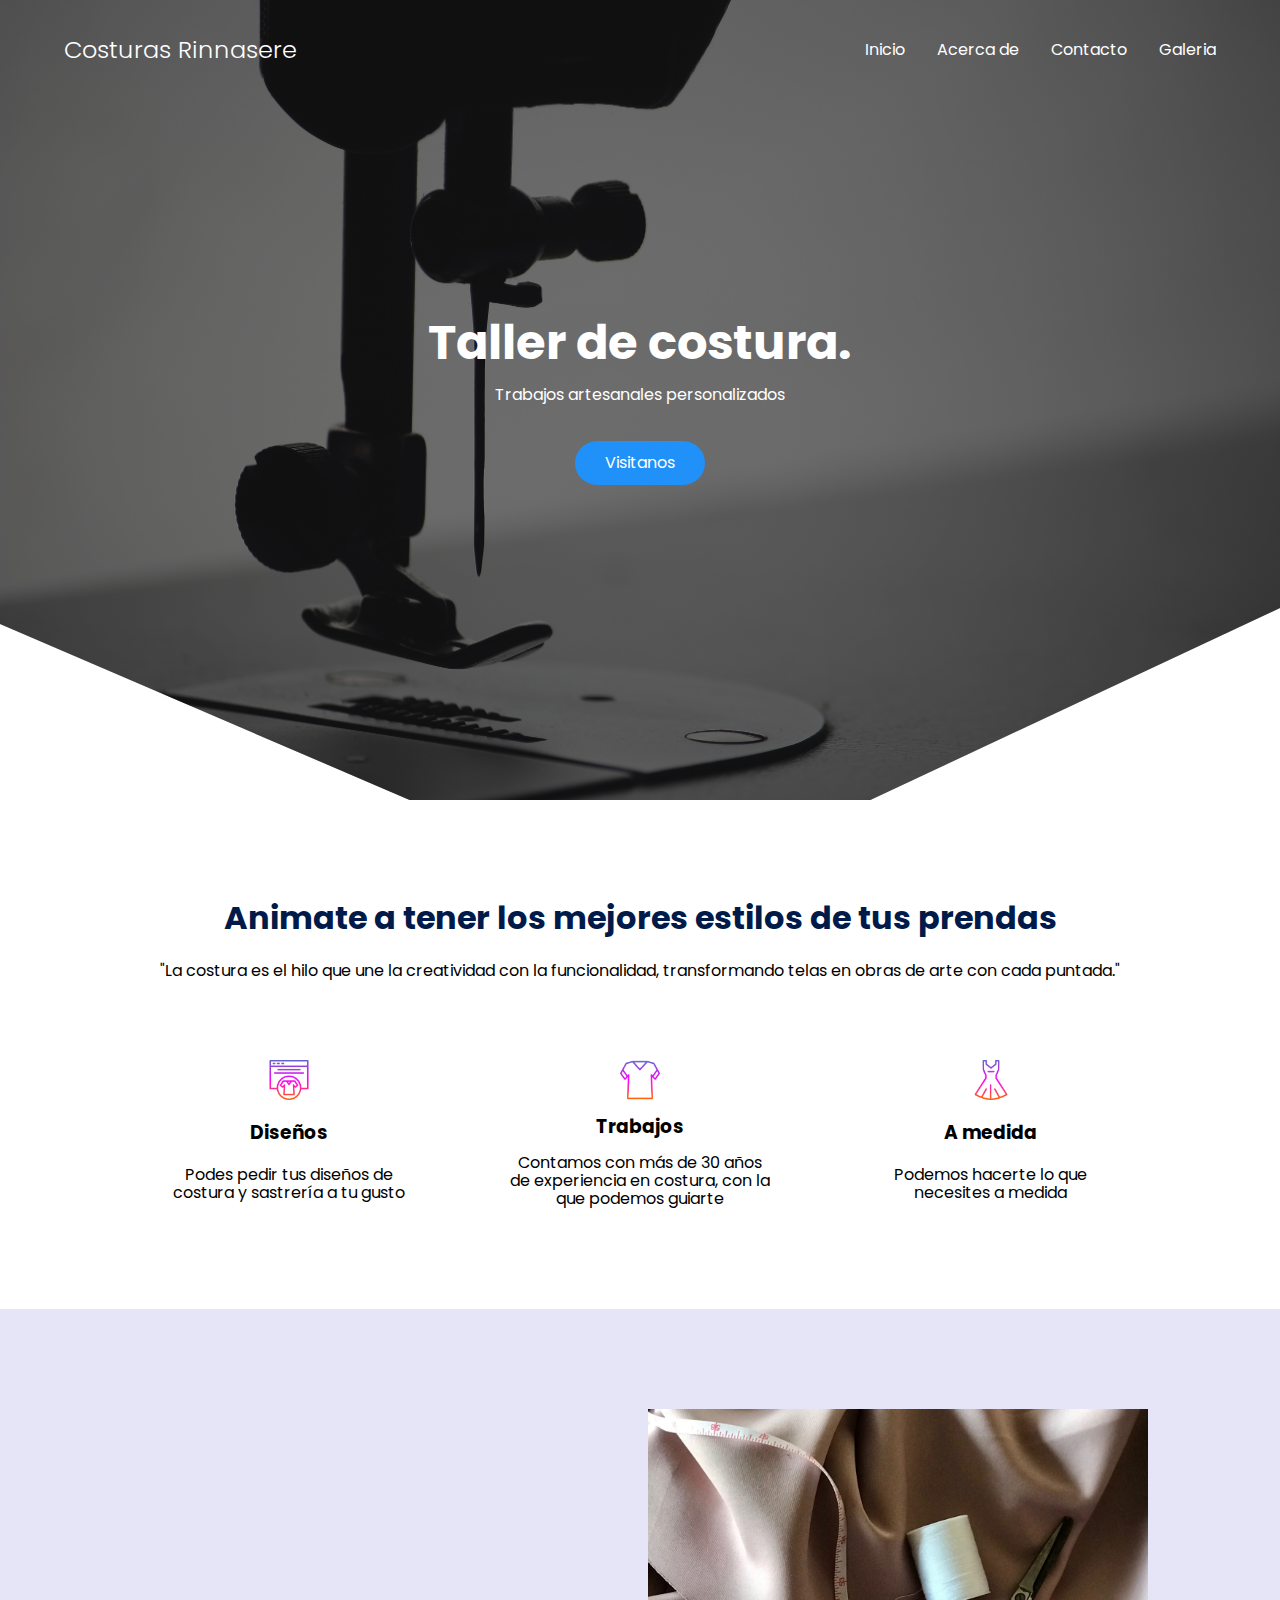
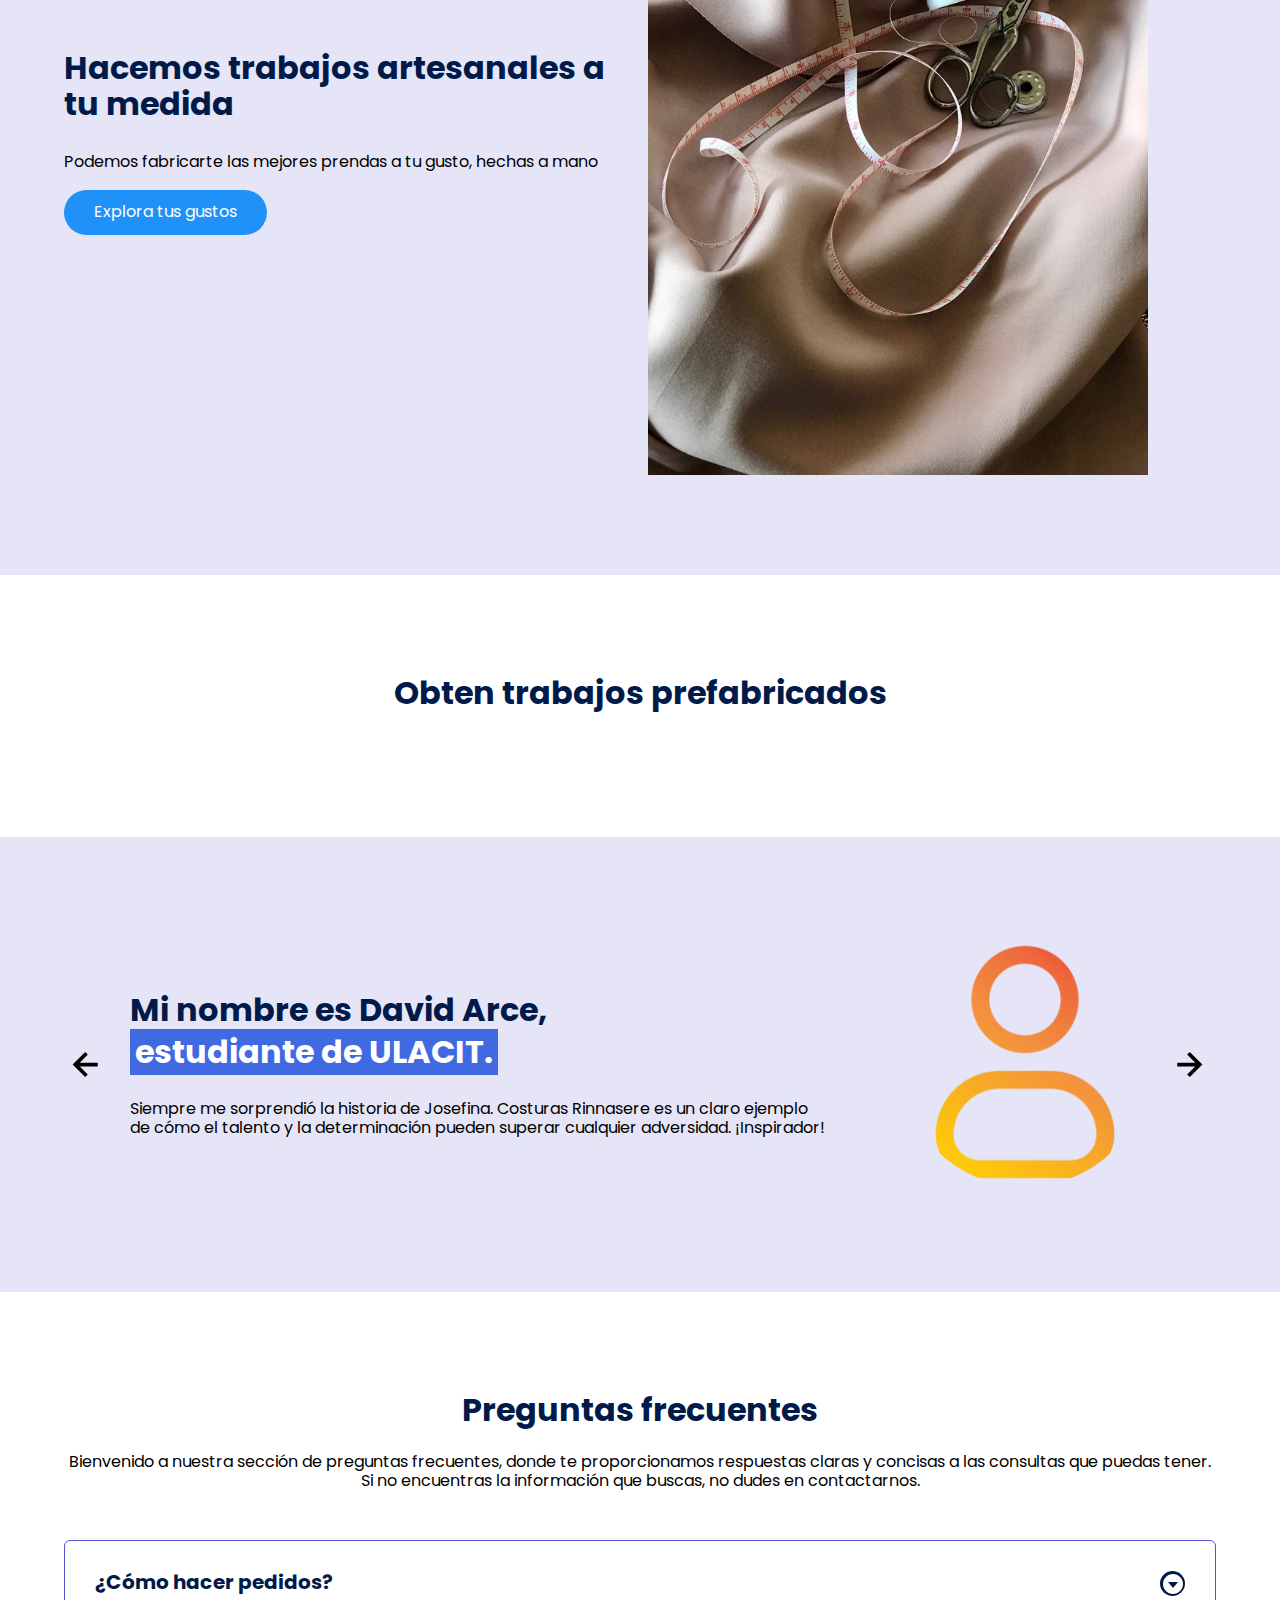
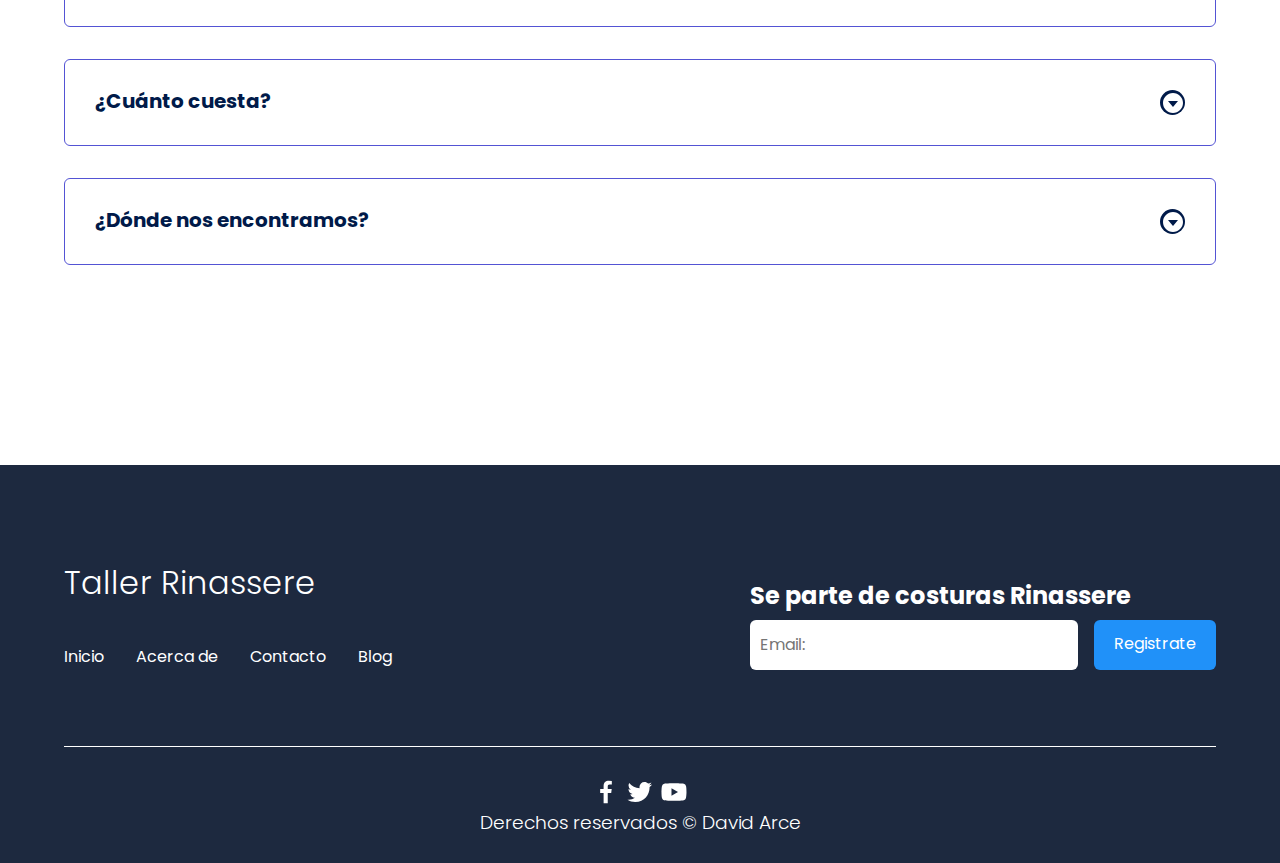
<file: index.html>
<!DOCTYPE html>
<html lang="es">
<head>
    <meta charset="UTF-8">
    <meta http-equiv="X-UA-Compatible" content="IE=edge">
    <meta name="viewport" content="width=device-width, initial-scale=1.0">
    <title>Costuras Rinnasere</title>
    <link rel ="shortcut icon" href="./images/Rfavivon.png" type="image/x-icon">
    <link rel="stylesheet" href="./css/normalize.css">
    <link rel="stylesheet" href="./css/estilos.css">
</head>
<body>
    <header class="hero"> 
        <nav class="nav container">
            <div class="nav__logo">
               <h2 class="nav__title">Costuras Rinnasere</h2> 
            </div>

             <ul class="nav__link nav__link--menu">
               
                <li class="nav__items">
                    <a href="index.html" class="nav__links">Inicio</a>
                </li>
                <li class="nav__items">
                    <a href="info.html" class="nav__links">Acerca de</a>
                </li>
                <li class="nav__items">
                    <a href="contacto.html" class="nav__links">Contacto</a>
                </li>
                <li class="nav__items">
                    <a href="galeria.html" class="nav__links">Galeria</a>
                </li>

                <img src="./images/close.svg" class="nav__close" alt="Acerca">
             </ul>

             <div class="nav__menu">
                <img src="./images/menu.svg" class="nav__img">
            </div>
 
        </nav>

        <section class="hero__container container">
            <h1 class="hero__title">Taller de costura.</h1>
            <p class="hero__paragraph">Trabajos artesanales personalizados </p>
            <a href="#" class="cta">Visitanos</a>
        </section>

    </header>

    <main>
        <section  class="container about">
            <h2 class="subtitle">Animate a tener los mejores estilos de tus prendas</h2>
            <p class="about_paragraph">"La costura es el hilo que une la creatividad con la funcionalidad, transformando telas en obras de arte con cada puntada."</p>

            <div class="about__main">
                <article class="about__icons">
                    <img src="./images/busqueda.png" class="about__icon">
                    <h3 class="about__title">Diseños</h3>
                    <p class="about__paragrah">Podes pedir tus diseños de costura y sastrería a tu gusto</p> 
                </article>

                <article class="about__icons">
                    <img src="./images/camiseta-de-manga-corta.png" class="about__icon">
                    <h3 class="about__title">Trabajos</h3>
                    <p class="about__paragrah">Contamos con más de 30 años de experiencia en costura, con la que podemos guiarte</p>
                </article>

                <article class="about__icons">
                    <img src="./images/woman-clothes.png" class="about__icon">
                    <h3 class="about__title">A medida</h3>
                    <p class="about__paragrah">Podemos hacerte lo que necesites a medida</p>
                </article>
            </div>
        </section>

        <section class="knowledge">
            <div class="knowledge__container container">
                <div class="knowledege__texts">
                    <h2 class="subtitle">Hacemos trabajos artesanales a tu medida</h2>
                    <p class="knowledge__paragraph">Podemos fabricarte las mejores prendas a tu gusto, hechas a mano</p>
                    <a href="#" class="cta">Explora tus gustos</a>
                </div>

                <figure class="knowledge__picture">
                    <img src="./images/pina-messina-qQKv7r1BaRw-unsplash.jpg" class="knowledge__img">
                </figure>
            </div>
        </section>

        <section class="price container">
            <h2 class="subtitle">Obten trabajos prefabricados</h2>



          


            </div>
        </section>

        <section class="testimony">
            <div class="testimony__container container">
                <img src="./images/leftarrow.svg" class="testimony__arrow" id="before">
            
                <section class="testimony__body testimony__body--show" data-id="1">
                    <div class="testimony__texts">
                        <h2 class="subtitle">Mi nombre es David Arce, <span class="testimony__course">estudiante de ULACIT.</span></h2>
                        <p class="testimony__review">Siempre me sorprendió la historia de Josefina. Costuras Rinnasere es un claro ejemplo de cómo el talento y la determinación pueden superar cualquier adversidad. ¡Inspirador!</p>
                    </div>
            
                    <figure class="testimony__picture">
                        <img src="./images/usuario.png" class="testimony__img">
                    </figure>
                </section>
            
                <section class="testimony__body" data-id="2">
                    <div class="testimony__texts">
                        <h2 class="subtitle">Mi nombre es Edward Arce, <span class="testimony__course">estudiante de ULACIT.</span></h2>
                        <p class="testimony__review">Mi abuela también solía coser y las historias de Josefina me recuerdan mucho a ella. Es un recordatorio de que nunca debemos subestimar el poder de seguir nuestros sueños.</p>
                    </div>
            
                    <figure class="testimony__picture">
                        <img src="./images/usuario.png" class="testimony__img">
                    </figure>
                </section>
            
                <section class="testimony__body" data-id="3">
                    <div class="testimony__texts">
                        <h2 class="subtitle">Mi nombre es Josefina González, <span class="testimony__course">Dueña de Costuras Rinnasere.</span></h2>
                        <p class="testimony__review">Agradezco cada día las lecciones que mi abuela me dio. Cada puntada es un homenaje a ella y a las montañas de Zarcero. Gracias a todos por ser parte de este viaje.</p>
                    </div>
            
                    <figure class="testimony__picture">
                        <img src="./images/usuario.png" class="testimony__img">
                    </figure>
                </section>
            
                <section class="testimony__body" data-id="4">
                    <div class="testimony__texts">
                        <h2 class="subtitle">Mi nombre es Kenneth Rodriguez, <span class="testimony__course">estudiante de UCR.</span></h2>
                        <p class="testimony__review">Conocer la historia de Costuras Rinnasere y Josefina me ha enseñado la importancia de la pasión y la dedicación. Es una lección de vida que llevare siempre conmigo.</p>
                    </div>
            
                    <figure class="testimony__picture">
                        <img src="./images/usuario.png" class="testimony__img">
                    </figure>
                </section>
            
                <img src="./images/rightarrow.svg" class="testimony__arrow" id="next">
            </div>
            
        </section>

        <section class="questions container">
            <h2 class="subtitle">Preguntas frecuentes</h2>
            <p class="questions__paragraph">Bienvenido a nuestra sección de preguntas frecuentes, donde te proporcionamos respuestas claras y concisas a las consultas que puedas tener. Si no encuentras la información que buscas, no dudes en contactarnos.</p>
        
            <section class="questions__container">
                <article class="questions__padding">
                    <div class="questions__answer">
                        <h3 class="questions__title">¿Cómo hacer pedidos?
                            <span class="questions__arrow">
                                <img src="./images/arrow.svg" class="questions__img">
                            </span>
                        </h3>
        
                        <p class="questions__show">Hacer un pedido es sencillo y conveniente. Puedes realizar tus pedidos a través de WhatsApp, simplemente enviándonos un mensaje con los detalles de lo que necesitas. Nuestro equipo estará encantado de asistirte en cada paso del proceso, asegurándote una experiencia fluida y satisfactoria.</p>
                    </div>
                </article>
        
                <article class="questions__padding">
                    <div class="questions__answer">
                        <h3 class="questions__title">¿Cuánto cuesta?
                            <span class="questions__arrow">
                                <img src="./images/arrow.svg" class="questions__img">
                            </span>
                        </h3>
        
                        <p class="questions__show">El costo de nuestros servicios varía según el diseño y la complejidad del proyecto que necesitas. Ofrecemos soluciones personalizadas para cumplir con tus requisitos específicos. Te invitamos a ponerte en contacto con nosotros para obtener un presupuesto detallado y adaptado a tus necesidades.</p>
                    </div>
                </article>
        
                <article class="questions__padding">
                    <div class="questions__answer">
                        <h3 class="questions__title">¿Dónde nos encontramos?
                            <span class="questions__arrow">
                                <img src="./images/arrow.svg" class="questions__img">
                            </span>
                        </h3>
        
                        <p class="questions__show">Nos encontramos ubicados estratégicamente en San Ramón de Alajuela, justo en frente de las instalaciones de ICE del Patricarca. Estamos listos para recibirte y discutir tus proyectos en persona. ¡Esperamos verte pronto!</p>
                    </div>
                </article>
            </section>
        </section>
        



    </main>

    <footer class="footer">
        <section class="footer__container container">
            <nav class="nav nav--footer">
                <h2 class="footer__title">Taller Rinassere</h2>

                <ul class="nav__link nav__link--footer">
                    <li class="nav__items">
                        <a href="#" class="nav__links">Inicio</a>
                    </li>
                    <li class="nav__items">
                        <a href="#" class="nav__links">Acerca de</a>
                    </li>
                    <li class="nav__items">
                        <a href="#" class="nav__links">Contacto</a>
                    </li>
                    <li class="nav__items">
                        <a href="#" class="nav__links">Blog</a>
                    </li>
                </ul>
            </nav>

            <form class="footer__form" action="https://formspree.io/f/mknkkrkj" method="POST">
                <h2 class="footer__newsletter">Se parte de costuras Rinassere</h2>
                <div class="footer__inputs">
                    <input type="email" placeholder="Email:" class="footer__input" name="_replyto">
                    <input type="submit" value="Registrate" class="footer__submit">
                </div>
            </form>
        </section>

        <section class="footer__copy container">
            <div class="footer__social">
                <a href="#" class="footer__icons"><img src="./images/facebook.svg" class="footer__img"></a>
                <a href="#" class="footer__icons"><img src="./images/twitter.svg" class="footer__img"></a>
                <a href="#" class="footer__icons"><img src="./images/youtube.svg" class="footer__img"></a>
            </div>

            <h3 class="footer__copyright">Derechos reservados &copy; David Arce</h3>
        </section>
    </footer>

    <script src="./js/slider.js"></script>
    <script src="./js/questions.js"></script>
    <script src="./js/menu.js"></script>

    
</body>
</html>
</file>
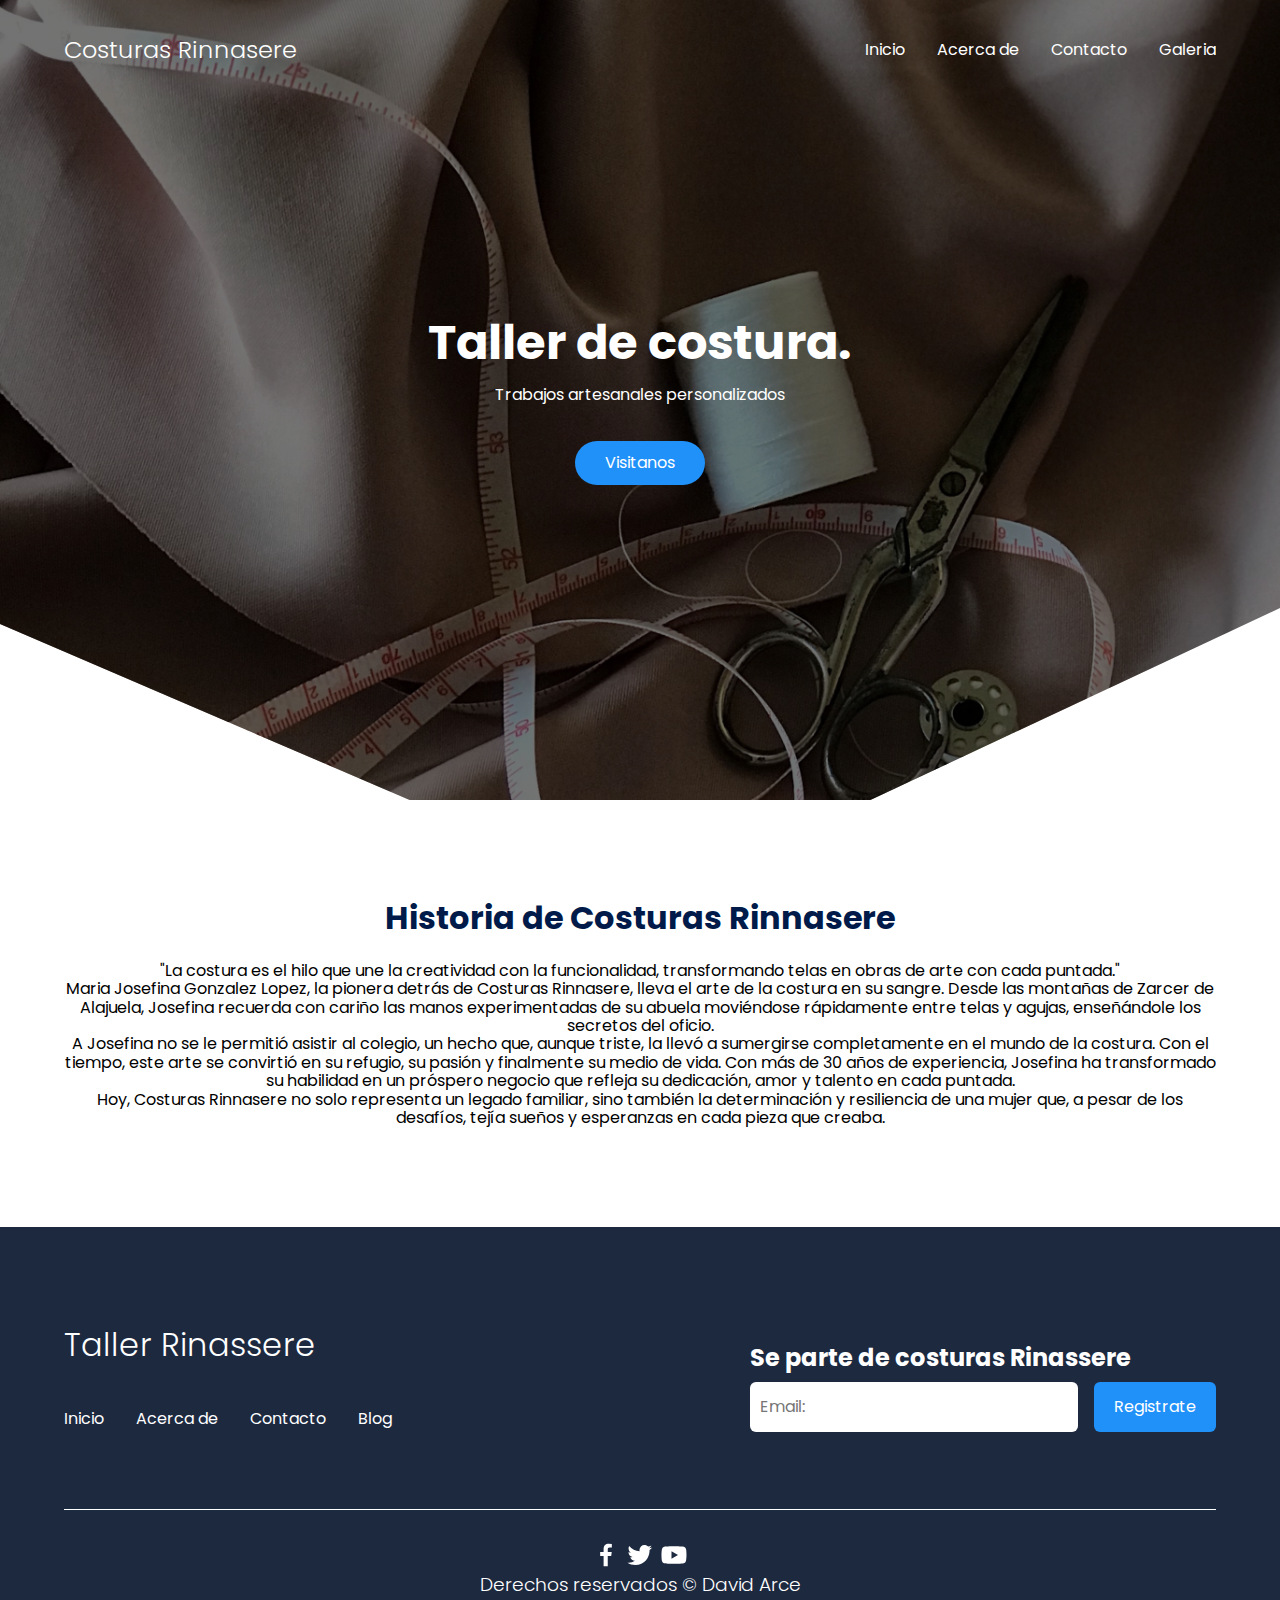
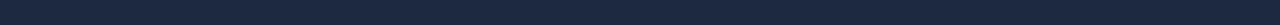
<file: info.html>
<!DOCTYPE html>
<html lang="es">
<head>
    <meta charset="UTF-8">
    <meta http-equiv="X-UA-Compatible" content="IE=edge">
    <meta name="viewport" content="width=device-width, initial-scale=1.0">
    <title>Costuras Rinnasere</title>
    <link rel ="shortcut icon" href="./images/Rfavivon.png" type="image/x-icon">
    <link rel="stylesheet" href="./css/normalize.css">
    <link rel="stylesheet" href="./css/estilos.css">
</head>
<body>
    <header class="hero2"> 
        <nav class="nav container">
            <div class="nav__logo">
               <h2 class="nav__title">Costuras Rinnasere</h2> 
            </div>

             <ul class="nav__link nav__link--menu">
               
                <li class="nav__items">
                    <a href="index.html" class="nav__links">Inicio</a>
                </li>
                <li class="nav__items">
                    <a href="info.html" class="nav__links">Acerca de</a>
                </li>
                <li class="nav__items">
                    <a href="contacto.html" class="nav__links">Contacto</a>
                </li>
                <li class="nav__items">
                    <a href="galeria.html" class="nav__links">Galeria</a>
                </li>

                <img src="./images/close.svg" class="nav__close" alt="Acerca">
             </ul>

             <div class="nav__menu">
                <img src="./images/menu.svg" class="nav__img">
            </div>
 
        </nav>

        <section class="hero__container container">
            <h1 class="hero__title">Taller de costura.</h1>
            <p class="hero__paragraph">Trabajos artesanales personalizados </p>
            <a href="#" class="cta">Visitanos</a>
        </section>

    </header>

    <main>
        <section class="container about">
            <h2 class="subtitle">Historia de Costuras Rinnasere</h2>
            <p class="about_paragraph">"La costura es el hilo que une la creatividad con la funcionalidad, transformando telas en obras de arte con cada puntada."</p>
            
            <p class="about_paragraph">Maria Josefina Gonzalez Lopez, la pionera detrás de Costuras Rinnasere, lleva el arte de la costura en su sangre. Desde las montañas de Zarcer de Alajuela, Josefina recuerda con cariño las manos experimentadas de su abuela moviéndose rápidamente entre telas y agujas, enseñándole los secretos del oficio.</p>
            
            <p class="about_paragraph">A Josefina no se le permitió asistir al colegio, un hecho que, aunque triste, la llevó a sumergirse completamente en el mundo de la costura. Con el tiempo, este arte se convirtió en su refugio, su pasión y finalmente su medio de vida. Con más de 30 años de experiencia, Josefina ha transformado su habilidad en un próspero negocio que refleja su dedicación, amor y talento en cada puntada.</p>
            
            <p class="about_paragraph">Hoy, Costuras Rinnasere no solo representa un legado familiar, sino también la determinación y resiliencia de una mujer que, a pesar de los desafíos, tejía sueños y esperanzas en cada pieza que creaba.</p>
        
        </section>
        

        
        </section>

    </main>

    <footer class="footer">
        <section class="footer__container container">
            <nav class="nav nav--footer">
                <h2 class="footer__title">Taller Rinassere</h2>

                <ul class="nav__link nav__link--footer">
                    <li class="nav__items">
                        <a href="#" class="nav__links">Inicio</a>
                    </li>
                    <li class="nav__items">
                        <a href="#" class="nav__links">Acerca de</a>
                    </li>
                    <li class="nav__items">
                        <a href="#" class="nav__links">Contacto</a>
                    </li>
                    <li class="nav__items">
                        <a href="#" class="nav__links">Blog</a>
                    </li>
                </ul>
            </nav>

            <form class="footer__form" action="https://formspree.io/f/mknkkrkj" method="POST">
                <h2 class="footer__newsletter">Se parte de costuras Rinassere</h2>
                <div class="footer__inputs">
                    <input type="email" placeholder="Email:" class="footer__input" name="_replyto">
                    <input type="submit" value="Registrate" class="footer__submit">
                </div>
            </form>
        </section>

        <section class="footer__copy container">
            <div class="footer__social">
                <a href="#" class="footer__icons"><img src="./images/facebook.svg" class="footer__img"></a>
                <a href="#" class="footer__icons"><img src="./images/twitter.svg" class="footer__img"></a>
                <a href="#" class="footer__icons"><img src="./images/youtube.svg" class="footer__img"></a>
            </div>

            <h3 class="footer__copyright">Derechos reservados &copy; David Arce</h3>
        </section>
    </footer>

    <script src="./js/slider.js"></script>
    <script src="./js/questions.js"></script>
    <script src="./js/menu.js"></script>

    
</body>
</html>
</file>
<file: css/estilos.css>
@import url('https://fonts.googleapis.com/css2?family=Poppins:wght@300;400;600;700&display=swap');

:root{
    --padding-container: 100px 0;
    --color-title: #001A49;
}

body{
    font-family: 'Poppins', sans-serif;
}

.container{
    width: 90%;
    max-width: 1200px;
    margin: 0 auto;
    overflow: hidden;
    padding: var(--padding-container);
}

.hero{
    width: 100%;
    height: 100vh;
    min-height: 600px;
    max-height: 800px;
    position: relative;
    display: grid;
    grid-template-rows: 100px 1fr;
    color: #fff;
}

.hero::before {
    content: "";
    position: absolute;
    top: 0;
    left: 0;
    width: 100%;
    height: 100%;
    background-image: linear-gradient(180deg, #0000008c 0%, #0000008c 100%), url('../images/ilya-lix-4l5fsRjJqLM-unsplash.jpg');
    background-size: cover;
    clip-path: polygon(50% 0%, 100% 0, 100% 39%, 100% 76%, 68% 100%, 32% 100%, 0 78%, 0 43%, 0 0);
    z-index: -1;
}

.hero2{
    width: 100%;
    height: 100vh;
    min-height: 600px;
    max-height: 800px;
    position: relative;
    display: grid;
    grid-template-rows: 100px 1fr;
    color: #fff;
}

.hero2::before {
    content: "";
    position: absolute;
    top: 0;
    left: 0;
    width: 100%;
    height: 100%;
    background-image: linear-gradient(180deg, #0000008c 0%, #0000008c 100%), url('../images/pina-messina-qQKv7r1BaRw-unsplash.jpg');
    background-size: cover;
    clip-path: polygon(50% 0%, 100% 0, 100% 39%, 100% 76%, 68% 100%, 32% 100%, 0 78%, 0 43%, 0 0);
    z-index: -1;
}

.hero3{
    width: 100%;
    height: 100vh;
    min-height: 600px;
    max-height: 800px;
    position: relative;
    display: grid;
    grid-template-rows: 100px 1fr;
    color: #fff;
}

.hero3::before {
    content: "";
    position: absolute;
    top: 0;
    left: 0;
    width: 100%;
    height: 100%;
    background-image: linear-gradient(180deg, #0000008c 0%, #0000008c 100%), url('../images/victoria-nazaruk-bbyoN-AT_4M-unsplash.jpg');
    background-size: cover;
    clip-path: polygon(50% 0%, 100% 0, 100% 39%, 100% 76%, 68% 100%, 32% 100%, 0 78%, 0 43%, 0 0);
    z-index: -1;
}




/* Nav */

.nav {
    --padding-container: 0;
    height: 100%;
    display: flex;
    align-items: center;
}

.nav__title {
    font-weight: 300;
}

.nav__link {
    margin-left: auto;
    padding: 0;
    display: grid;
    grid-auto-flow: column;
    grid-auto-columns: max-content;
    gap: 2em;
}

.nav__items {
    list-style: none;
}

.nav__links {
    color: #fff;
    text-decoration: none;
}

.nav__menu {
    margin-left: auto;
    cursor: pointer;
    display: none;
}

.nav__img {
    display: block;
    width: 30px;
}

.nav__close {
    display: var(--show, none);
}

/* Hero container */

.hero__container {
    max-width: 800px;
    --padding-container: 0;
    display: grid;
    grid-auto-rows: max-content;
    align-content: center;
    gap: 1em;
    padding-bottom: 100px;
    text-align: center;
}

.hero__title {
    font-size: 3rem;
}

.hero__paragraph {
    margin-bottom: 20px;
}

.cta {
    display: inline-block;
    background-color: #2091F9;
    justify-self: center;
    color: #fff;
    text-decoration: none;
    padding: 13px 30px;
    border-radius: 32px;
}

/* About */

.about {
    text-align: center;
}

.subtitle{
    color: var(--color-title);
    font-size: 2rem;
    margin-bottom: 25px;
}

.about__paragraph {
    line-height: 1.7;
}

.about__main {
    padding-top: 80px;
    display: grid;
    width: 90%;
    margin: 0 auto;
    gap: 1em;
    overflow: hidden;
    grid-template-columns: repeat(auto-fit, minmax(260px, auto));
}


.about__icons {
    display: grid;
    gap: 1em;
    justify-items: center;
    width: 260px;
    overflow: hidden;
    margin: 0 auto;
}

.about__icon {
    width: 40px;
}

/* Knowlege */

.knowledge {
    background-color: #e5e5f7;
    background-image: radial-gradient(#444cf7 0.5px, transparent 0.5px), radial-gradient(#444cf7 0.5px, #e5e5f7 0.5px);
    background-size: 20px 20px;
    background-position: 0 0, 10px 10px;
    overflow: hidden;
}
.knowledge__container{
    display: grid;
    grid-template-columns: 1fr 1fr;
    gap: 1em;
    align-items: center;
}

.knowledge__picture{
    max-width: 500px;
}

.knowledge__paragraph{
    line-height: 1.7;
    margin-bottom: 15px;
}

.knowledge__img{
    width: 100%;
    display: block;
}

/* price */

.price{
    text-align: center;
}

.price__table{
    padding-top: 60px;
    display: flex;
    flex-wrap: wrap;
    gap: 2.5em;
    justify-content: space-evenly;
    align-items: center;
}

.price__element{
    background-color: #e5e5f7;
    text-align: center;
    border-radius: 10px;
    width: 330px;
    padding: 40px;
    --color-plan: #696871;
    --color-price: #1D293F;
    --bg-cta: #fff;
    --color-cta: #5454D4;
    --color-items: #696871;
}

.price__element--best{
    height: 400px;
    width: 370px;
    padding: 60px 40px;
    background-color: #cf5d37;
    --color-plan: rgb(255 255 255 / 75%);
    --color-price: #fff;
    --bg-cta: #9F3919;
    --color-cta: #FFF;
    --color-items: #fff;
       margin-left: auto;
       margin-right: auto;
}


.price__name{
    color: var(--color-plan);
    margin-bottom: 15px;
    font-weight: 300;
}

.price__price{
    font-size: 2.5rem;
    color: var(--color-price);
}

.price__items{
    margin-top: 35px;
    display: grid;
    gap: 1em;
    font-weight: 300;
    font-size: 1.2rem;
    margin-bottom: 50px;
    color: var(--color-items);
}

.price__cta{
    display: block;
    padding: 20px 0;
    border-radius: 10px;
    text-decoration: none;
    background-color: var(--bg-cta);
    font-weight: 600;
    color: var(--color-cta);
    box-shadow: 0 0 1px rgba(0, 0, 0, .5);
}

/* Testimony */

.testimony{
    background-color: #e5e5f7;
}

.testimony__container{
    display: grid;
    grid-template-columns: 50px 1fr 50px;
    gap: 1em;
    align-items: center;
}

.testimony__body{
    display: grid;
    grid-template-columns: 1fr max-content;
    justify-content: space-between;
    align-items: center;
    gap: 2em;
    grid-column: 2/3;
    grid-row: 1/2;
    opacity: 0;
    pointer-events: none;
}


.testimony__body--show{
    pointer-events: unset;
    opacity: 1;
    transition: opacity 1.5s ease-in-out;
}

.testimony__img{
    width: 250px;
    height: 250px;
    border-radius: 50%;
    object-fit: cover;
    object-position: 50% 30%;
}

.testimony__texts{
    max-width: 700px;
}

.testimony__course{
    background-color: royalblue;
    color: #fff;
    display: inline-block;
    padding: 5px;
}

.testimony__arrow{
    width: 90%;
    cursor: pointer;
}

/* Questions */

.questions{
    text-align: center;
}

.questions__container{
    display: grid;
    gap: 2em;
    padding-top: 50px;
    padding-bottom: 100px;
}

.questions__padding{
    padding: 0;
    transition: padding .3s;
    border: 1px solid #5454D4;
    border-radius: 6px;
}

.questions__padding--add{
    padding-bottom: 30px;
}

.questions__answer{
    padding: 0 30px 0;
    overflow: hidden;
}

.questions__title{
    text-align: left;
    display: flex;
    font-size: 20px;
    padding: 30px 0 30px;
    cursor: pointer;
    color: var(--color-title);
    justify-content: space-between;
}

.questions__arrow{
    border-radius: 50%;
    background-color: var(--color-title);
    width: 25px;
    height: 25px;
    display: flex;
    justify-content: center;
    align-items: center;
    align-self: flex-end;
    margin-left: 10px;
    transition:  transform .3s;
}

.questions__arrow--rotate{
    transform: rotate(180deg);
}

.questions__show{
    text-align: left;
    height: 0;
    transition: height .3s;
}

.questions__img{
    display: block;
}

.questions__copy{
    width: 60%;
    margin: 0 auto;
    margin-bottom: 30px;
}

/* Footer */

.footer{
    background-color: #1D293F;
}

.footer__title{
    font-weight: 300;
    font-size: 2rem;
    margin-bottom: 30px;
}

.footer__title, .footer__newsletter{
    color: #fff;
}


.footer__container{
    display: flex;
    justify-content: space-between;
    align-items: center;
    border-bottom: 1px solid #fff;
    padding-bottom: 60px;
}

.nav--footer{
    padding-bottom: 20px;
    display: grid;
    gap: 1em;
    grid-auto-flow: row;
    height: 100%;
}

.nav__link--footer{
    display: flex;
    margin: 0;
    margin-right: 20px;
    flex-wrap: wrap;
}

.footer__inputs{
    margin-top: 10px;
    display: flex;
    overflow: hidden;
}

.footer__input{
    background-color: #fff;
    height: 50px;
    display: block;
    padding-left: 10px;
    border-radius: 6px;
    font-size: 1rem;
    outline: none;
    border: none;
    margin-right: 16px;
}

.footer__submit{
    margin-left: auto;
    display: inline-block;
    height: 50px;
    padding: 0 20px ;
    background-color: #2091F9;
    border: none;
    font-size: 1rem;
    color: #fff;
    border-radius: 6px;
    cursor: pointer;
}

.footer__copy{
    --padding-container: 30px 0;
    text-align: center;
    color: #fff;
}

.footer__copyright{
    font-weight: 300;
}

.footer__icons{
    margin-bottom: 10px;
}

.footer__img{
    width: 30px;
}

/* Media queries */
/* this is for smarthphones */

@media (max-width:800px){
    .nav__menu{
        display: block;
    }

    .nav__link--menu{
        position: fixed;
        background-color: #000;
        top: 0;
        left: 0;
        height: 100%;
        width: 100%;
        display: flex;
        flex-direction: column;
        justify-content: space-evenly;
        align-items: center;
        z-index: 100;
        opacity: 0;
        pointer-events: none;
        transition: .7s opacity;
    }

    .nav__link--show{
        --show: block;
        opacity:1 ;
        pointer-events: unset;
    }

    .nav__close{
        position: absolute;
        top: 30px;
        right: 30px;
        width: 30px;
        cursor: pointer;
    }

    .hero__title{
        font-size: 2.5rem;
    }


    .about__main{
        gap: 2em;
    }

    .about__icons:last-of-type{
        grid-column: 1/-1;
    }


    .knowledge__container{
        grid-template-columns: 1fr;
        grid-template-rows: max-content 1fr;
        gap: 3em;
        text-align: center;
    }

    .knowledge__picture{
        grid-row: 1/2;
        justify-self: center;
    }

    .testimony__container{
        grid-template-columns: 30px 1fr 30px;
    }

    .testimony__body{
        grid-template-columns: 1fr;
        grid-template-rows: max-content max-content;
        gap: 3em;
        justify-items:center ;
    }


    .testimony__img{
        width: 200px;
        height: 200px;
        
    }

    .questions__copy{
        width: 100%;
    }

    .footer__container{
        flex-wrap: wrap;
    }

    .nav--footer{
        width: 100%;
        justify-items: center;
    }

    .nav__link--footer{
        width: 100%;
        justify-content: space-evenly;
        margin: 0;
    }

    .footer__form{
        width: 100%;
        justify-content: space-evenly;
    }

    .footer__input{
        flex: 1;
    }

}

@media (max-width:600px){
    .hero__title{
        font-size: 2rem;
    }

    .hero__paragraph{
        font-size: 1rem;
    }

    .subtitle{
        font-size: 1.8rem;
    }

    .price__element{
        width: 90%;
    }

    .price__element--best{
        width: 90%;
        /* padding: 40px; */
    }

    .price__price{
        font-size: 2rem;
    }

    .testimony{
        --padding-container: 60px 0;
    }

    .testimony__container{
        grid-template-columns: 28px 1fr 28px;
        gap: .9em;
    }

    .testimony__arrow{
        width: 100%;
    }

    .testimony__course{
        margin-top: 15px;
    }

    .questions__title{
        font-size: 1rem;
    }

    .footer__title{
        justify-self: start;
        margin-bottom: 15px;
    }

    .nav--footer{
        padding-bottom: 60px;
    }

    .nav__link--footer{
        justify-content: space-between;
    }

    .footer__inputs{
        flex-wrap: wrap;
    }

    .footer__input{
        flex-basis: 100%;
        margin: 0;
        margin-bottom: 16px;
    }

    .footer__submit{
        margin-right: auto;
        margin-left: 0;
        

        /* 
        margin:0;
        width: 100%;
        */
    }
}
</file>
